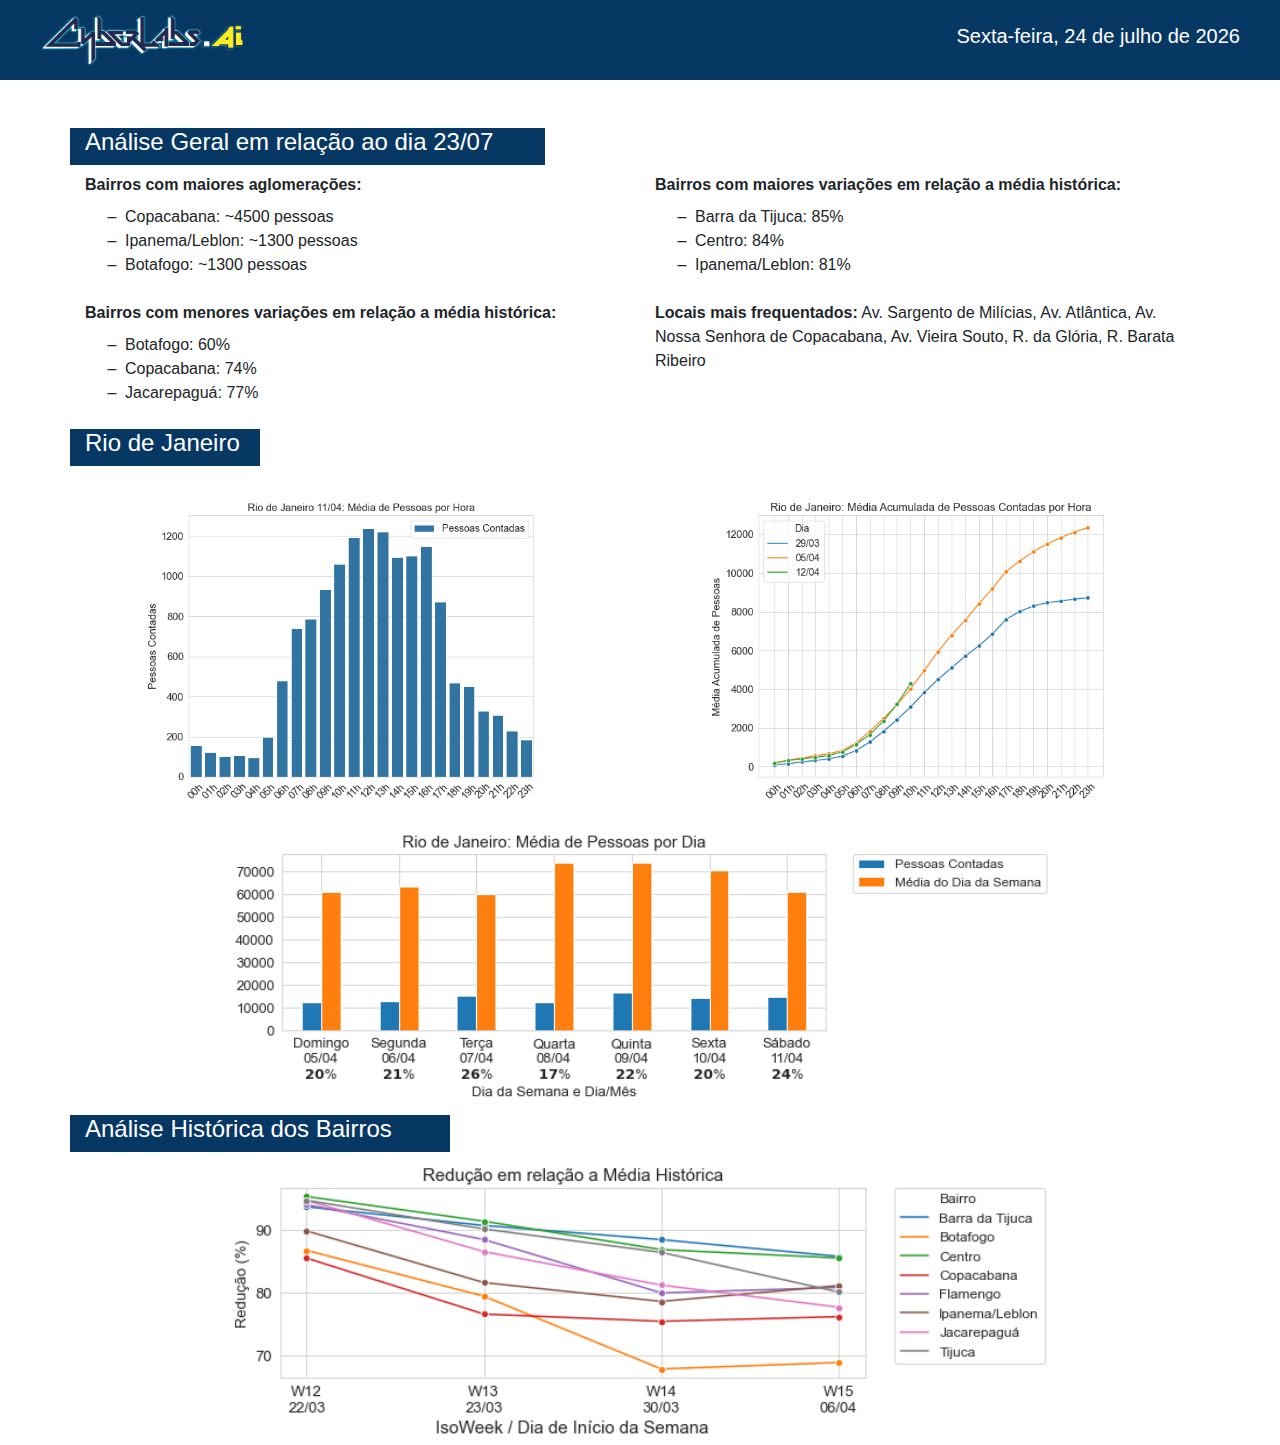
<file: index.html>
<!doctype html>
<html lang="en">  
  <head>
    <!-- Required meta tags -->
    <meta charset="utf-8">
    <meta name="viewport" content="width=device-width, initial-scale=1, shrink-to-fit=no">

    <!-- Bootstrap CSS -->
    <link rel="stylesheet" href="https://maxcdn.bootstrapcdn.com/bootstrap/4.0.0/css/bootstrap.min.css" integrity="sha384-Gn5384xqQ1aoWXA+058RXPxPg6fy4IWvTNh0E263XmFcJlSAwiGgFAW/dAiS6JXm" crossorigin="anonymous">
    <link rel="stylesheet" type="text/css" href="style.css">
    <link rel="stylesheet" type="text/javascript" src="interaction.js">

    <title>Daily Report</title>
  </head>

  <body>
    <!-- Nav Bar -->
    <nav class="navbar navbar-custom">
        <a class="navbar-brand ml-4" href="#">
            <img src="Images/Logomdpi.png" width="204" height="54" alt="company-logo">
        </a>
        <!-- Current Date -->
        <h5 id="date_format" class="navbar-text mr-4">
            <script>
                 let options = { weekday: 'long', year: 'numeric', month: 'long', day: 'numeric' };
                 let date_string = new Date().toLocaleDateString("pt-BR", options);
                 document.write(date_string.charAt(0).toUpperCase() + date_string.slice(1)); 
            </script>
        </h5>
    </nav>

    <!-- Start of Content -->
    <div class="container my-container">
        <!-- Overview: Main informations of the report -->
        <div class="row mt-5">
            <div class="col-5 new-section">
                <h4 id="section_1"></h4>
                <script>
                    let textSection1 = "Análise Geral em relação ao dia ";
                    const options_date = {month: '2-digit', day: 'numeric' };
                    let date = new Date(new Date().setDate(new Date().getDate()-1)).toLocaleDateString("pt-BR", options_date);
                    document.getElementById('section_1').innerHTML = textSection1 + date;
                </script>
            </div>
        </div>
        <div class="row mt-2">
            <div class="col-6">
                <span class="font-weight-bold">Bairros com maiores aglomerações:</span>
                <ul class="dashed mt-2">
                    <li>Copacabana: ~4500 pessoas</li>
                    <li>Ipanema/Leblon: ~1300 pessoas</li>
                    <li>Botafogo: ~1300 pessoas</li>
                </ul>
            </div>
            <div class="col-6">
                <span class="font-weight-bold">Bairros com maiores variações em relação a média histórica:</span>
                <ul class="dashed mt-2">
                    <li>Barra da Tijuca: 85%</li>
                    <li>Centro: 84%</li>
                    <li>Ipanema/Leblon: 81%</li>
                </ul>
            </div>
        </div>
        <div class="row mt-2">
            <div class="col-6">
                <span class="font-weight-bold">Bairros com menores variações em relação a média histórica:</span>
                <ul class="dashed mt-2">
                    <li>Botafogo: 60%</li>
                    <li>Copacabana: 74%</li>
                    <li>Jacarepaguá: 77%</li>
                </ul>
            </div>
            <div class="col-6">
                <span class="font-weight-bold">Locais mais frequentados:</span>
                Av. Sargento de Milícias, Av. Atlântica, Av. Nossa Senhora de Copacabana,  Av. Vieira Souto, R. da Glória,
                R. Barata Ribeiro
            </div>
        </div>

        <!-- Graphical Analysis -->
        <div class="row mt-2">
            <div class="col-2 new-section">
                <h4 id="section_1">
                    Rio de Janeiro
                </h4>
            </div>
        </div>
        <div class="row mt-2 justify-content-around">
            <!-- Image 1 -->
            <div class="col-5">
                <img class="image-size-column" src='Images/Rio de Janeiro_media_hora.png' alt="Image 1">
            </div>
            <!-- Image 2 -->
            <div class="col-5">
                <img class="image-size-column" src='Images/Rio de Janeiro_media_hora_acumulada.png' alt="Image 2">
            </div>
        </div>
        <div class="row mt-2 justify-content-around">
            <!-- Image 3 -->
            <div class="col-9">
                <img class="image-size-column" src='Images/Rio_de_Janeiro_media_dia.png' alt="Image 3">
            </div>
        </div>

        <!-- Graphical - General Analysis -->
        <div class="row mt-2">
            <div class="col-4 new-section">
                <h4 id="section_1">
                    Análise Histórica dos Bairros
                </h4>
            </div>
        </div>
        <div class="row mt-2 justify-content-around">
            <!-- Image 4 -->
            <div class="col-9">
                <img class="image-size-column" src='Images/Percentual_dia.png' alt="Image 4">
            </div>
        </div>


    </div>



  </body>
</html>
</file>
<file: style.css>
/* Nav Bar */

/* Navbar background color */
.navbar-custom{
    background-color: #073763ff !important;
}
/* change the brand and text color */
.navbar-custom .navbar-text {
    color: white;
}

/* Section 
backgroud color and text color */

.new-section {
    /* border: 1px solid red; */
    background-color:  #073763ff;
    color: white;
}

/* Unored list 
Dashed list */

ul {
    list-style-type: none;
}

ul > li:before {
    content: "–"; /* en dash */
    position: absolute;
    margin-left: -1.1em; 
}

/* Images Size */

.image-size-column {
    height: 100%;
    width: 100%;
}
</file>
